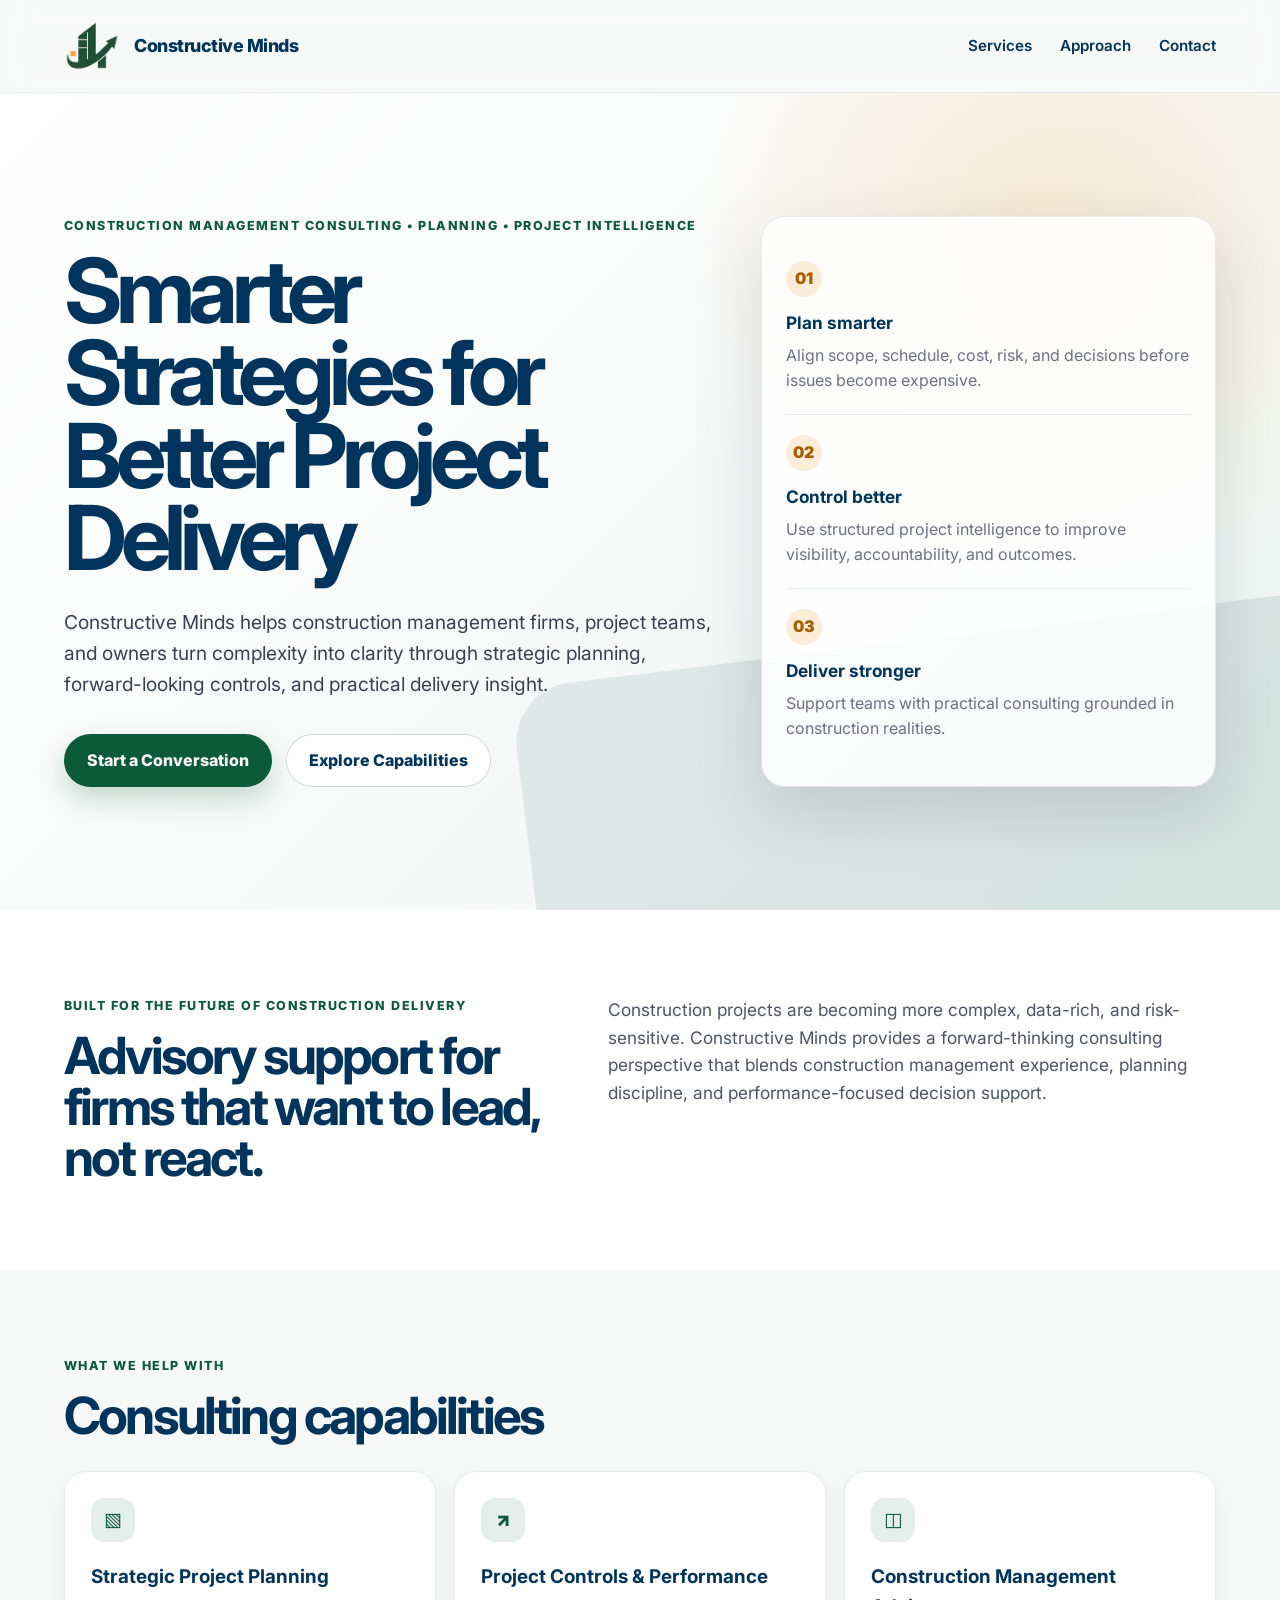
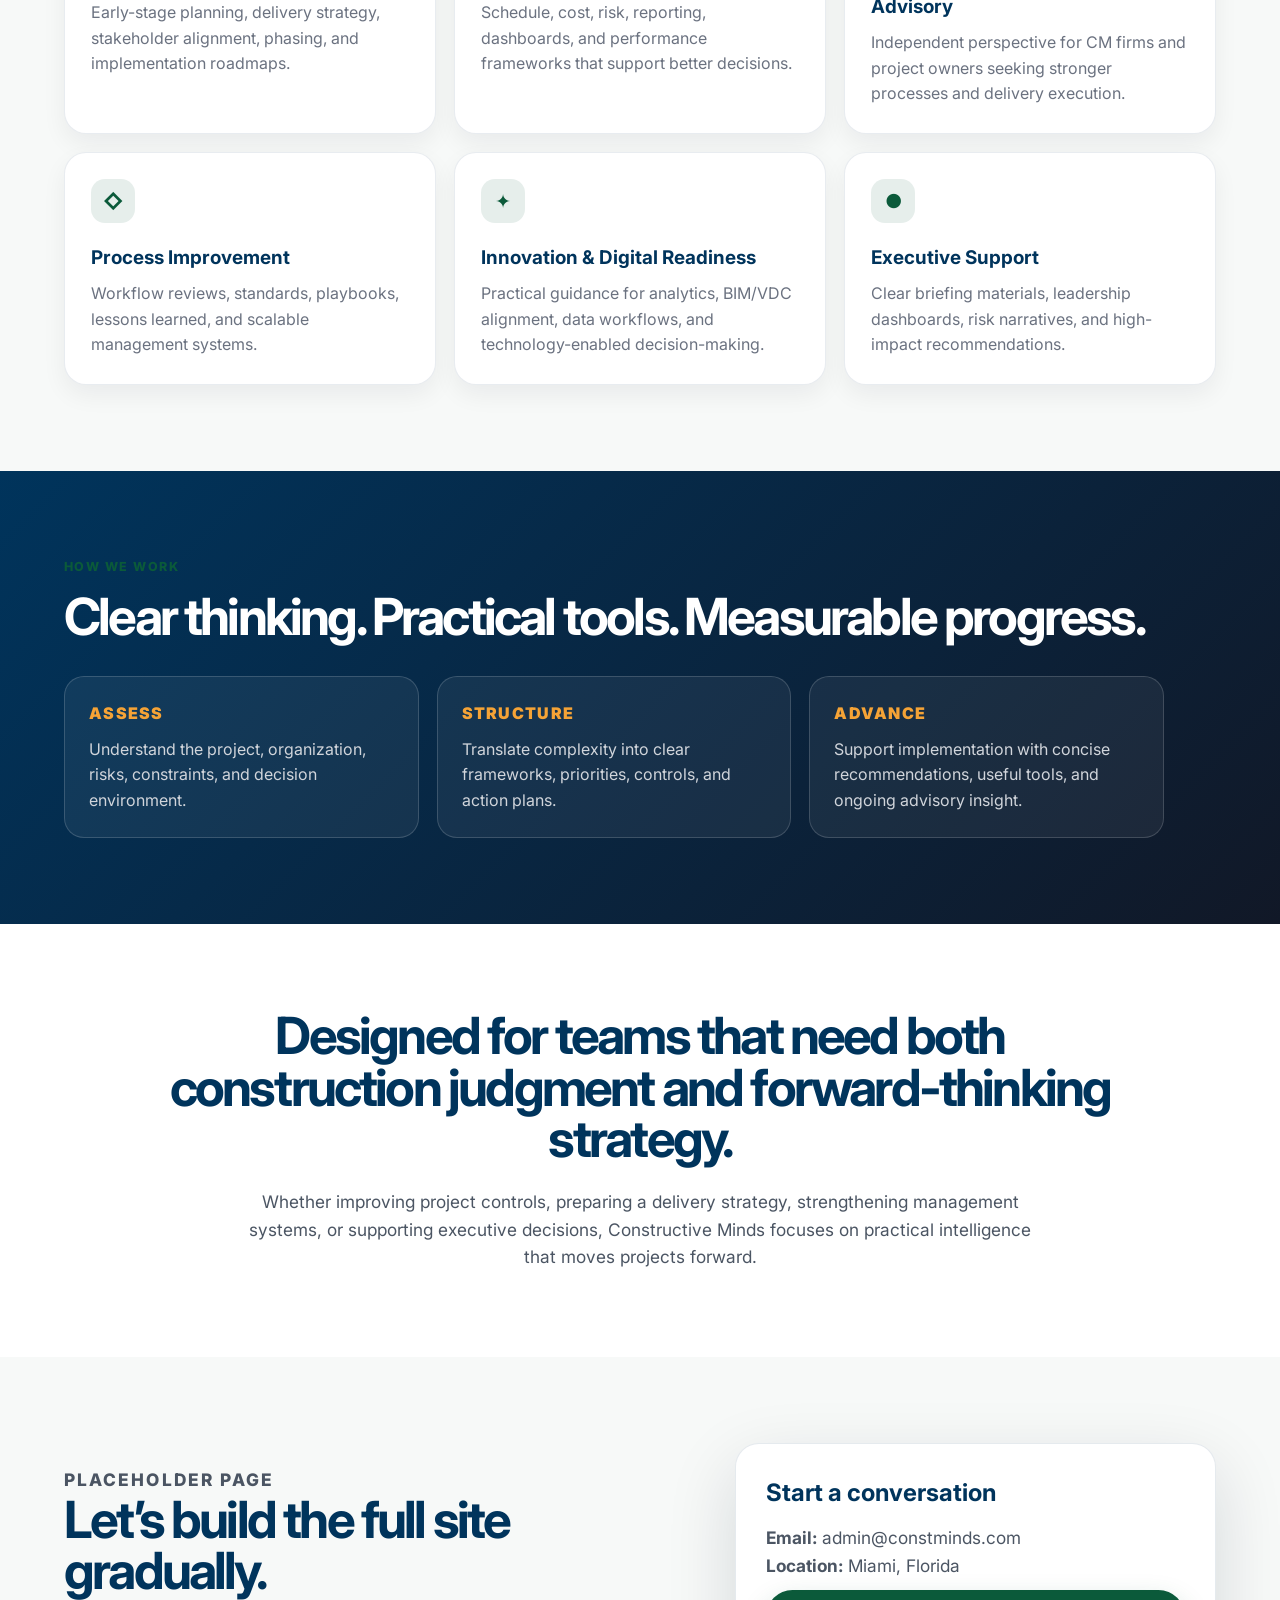
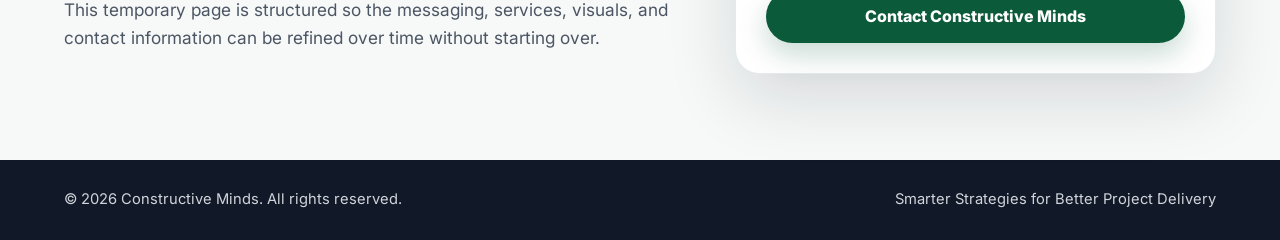
<file: index.html>
<!DOCTYPE html>
<html lang="en">
<head>
  <meta charset="UTF-8" />
  <meta name="viewport" content="width=device-width, initial-scale=1.0" />
  <title>Constructive Minds | Smarter Strategies for Better Project Delivery</title>
  <meta name="description" content="Constructive Minds provides forward-thinking construction consulting, planning, project controls, and delivery strategy for construction management firms and project owners." />
  <link rel="preconnect" href="https://fonts.googleapis.com">
  <link rel="preconnect" href="https://fonts.gstatic.com" crossorigin>
  <link href="https://fonts.googleapis.com/css2?family=Inter:wght@400;500;600;700;800&display=swap" rel="stylesheet">
  <link rel="stylesheet" href="styles.css" />
</head>
<body>
  <header class="site-header">
    <a class="brand" href="#top" aria-label="Constructive Minds home">
      <div class="brand-mark" aria-hidden="true">
        <img class="logo-svg" src="CoMi_Logo.png" alt="Constructive Minds logo" />
      </div>
      <span class="brand-text">Constructive Minds</span>
    </a>
    <nav class="nav-links" aria-label="Main navigation">
      <a href="#services">Services</a>
      <a href="#approach">Approach</a>
      <a href="#contact">Contact</a>
    </nav>
  </header>

  <main id="top">
    <section class="hero">
      <div class="hero-content">
        <p class="eyebrow">Construction Management Consulting • Planning • Project Intelligence</p>
        <h1>Smarter Strategies for Better Project Delivery</h1>
        <p class="hero-copy">Constructive Minds helps construction management firms, project teams, and owners turn complexity into clarity through strategic planning, forward-looking controls, and practical delivery insight.</p>
        <div class="hero-actions">
          <a class="btn primary" href="mailto:admin@constminds.com">Start a Conversation</a>
          <a class="btn secondary" href="#services">Explore Capabilities</a>
        </div>
      </div>
      <aside class="hero-card" aria-label="Core value statement">
        <div class="metric"><span>01</span><strong>Plan smarter</strong><p>Align scope, schedule, cost, risk, and decisions before issues become expensive.</p></div>
        <div class="metric"><span>02</span><strong>Control better</strong><p>Use structured project intelligence to improve visibility, accountability, and outcomes.</p></div>
        <div class="metric"><span>03</span><strong>Deliver stronger</strong><p>Support teams with practical consulting grounded in construction realities.</p></div>
      </aside>
    </section>

    <section class="section intro">
      <div>
        <p class="section-kicker">Built for the future of construction delivery</p>
        <h2>Advisory support for firms that want to lead, not react.</h2>
      </div>
      <p>Construction projects are becoming more complex, data-rich, and risk-sensitive. Constructive Minds provides a forward-thinking consulting perspective that blends construction management experience, planning discipline, and performance-focused decision support.</p>
    </section>

    <section id="services" class="section services">
      <div class="section-heading">
        <p class="section-kicker">What we help with</p>
        <h2>Consulting capabilities</h2>
      </div>
      <div class="grid cards">
        <article class="card"><span class="card-icon">▧</span><h3>Strategic Project Planning</h3><p>Early-stage planning, delivery strategy, stakeholder alignment, phasing, and implementation roadmaps.</p></article>
        <article class="card"><span class="card-icon">↗</span><h3>Project Controls & Performance</h3><p>Schedule, cost, risk, reporting, dashboards, and performance frameworks that support better decisions.</p></article>
        <article class="card"><span class="card-icon">◫</span><h3>Construction Management Advisory</h3><p>Independent perspective for CM firms and project owners seeking stronger processes and delivery execution.</p></article>
        <article class="card"><span class="card-icon">◇</span><h3>Process Improvement</h3><p>Workflow reviews, standards, playbooks, lessons learned, and scalable management systems.</p></article>
        <article class="card"><span class="card-icon">✦</span><h3>Innovation & Digital Readiness</h3><p>Practical guidance for analytics, BIM/VDC alignment, data workflows, and technology-enabled decision-making.</p></article>
        <article class="card"><span class="card-icon">●</span><h3>Executive Support</h3><p>Clear briefing materials, leadership dashboards, risk narratives, and high-impact recommendations.</p></article>
      </div>
    </section>

    <section id="approach" class="section approach">
      <div class="approach-panel">
        <p class="section-kicker">How we work</p>
        <h2>Clear thinking. Practical tools. Measurable progress.</h2>
        <div class="steps">
          <div><span>Assess</span><p>Understand the project, organization, risks, constraints, and decision environment.</p></div>
          <div><span>Structure</span><p>Translate complexity into clear frameworks, priorities, controls, and action plans.</p></div>
          <div><span>Advance</span><p>Support implementation with concise recommendations, useful tools, and ongoing advisory insight.</p></div>
        </div>
      </div>
    </section>

    <section class="section statement">
      <h2>Designed for teams that need both construction judgment and forward-thinking strategy.</h2>
      <p>Whether improving project controls, preparing a delivery strategy, strengthening management systems, or supporting executive decisions, Constructive Minds focuses on practical intelligence that moves projects forward.</p>
    </section>

    <section id="contact" class="section contact">
      <div>
        <p class="section-kicker">Placeholder page</p>
        <h2>Let’s build the full site gradually.</h2>
        <p>This temporary page is structured so the messaging, services, visuals, and contact information can be refined over time without starting over.</p>
      </div>
      <div class="contact-card">
        <h3>Start a conversation</h3>
        <p><strong>Email:</strong> admin@constminds.com</p>
        <p><strong>Location:</strong> Miami, Florida</p>
        <a class="btn primary full" href="mailto:admin@constminds.com">Contact Constructive Minds</a>
      </div>
    </section>
  </main>

  <footer class="footer">
    <span>© <span id="year"></span> Constructive Minds. All rights reserved.</span>
    <span>Smarter Strategies for Better Project Delivery</span>
  </footer>
  <script>document.getElementById('year').textContent = new Date().getFullYear();</script>
</body>
</html>
</file>
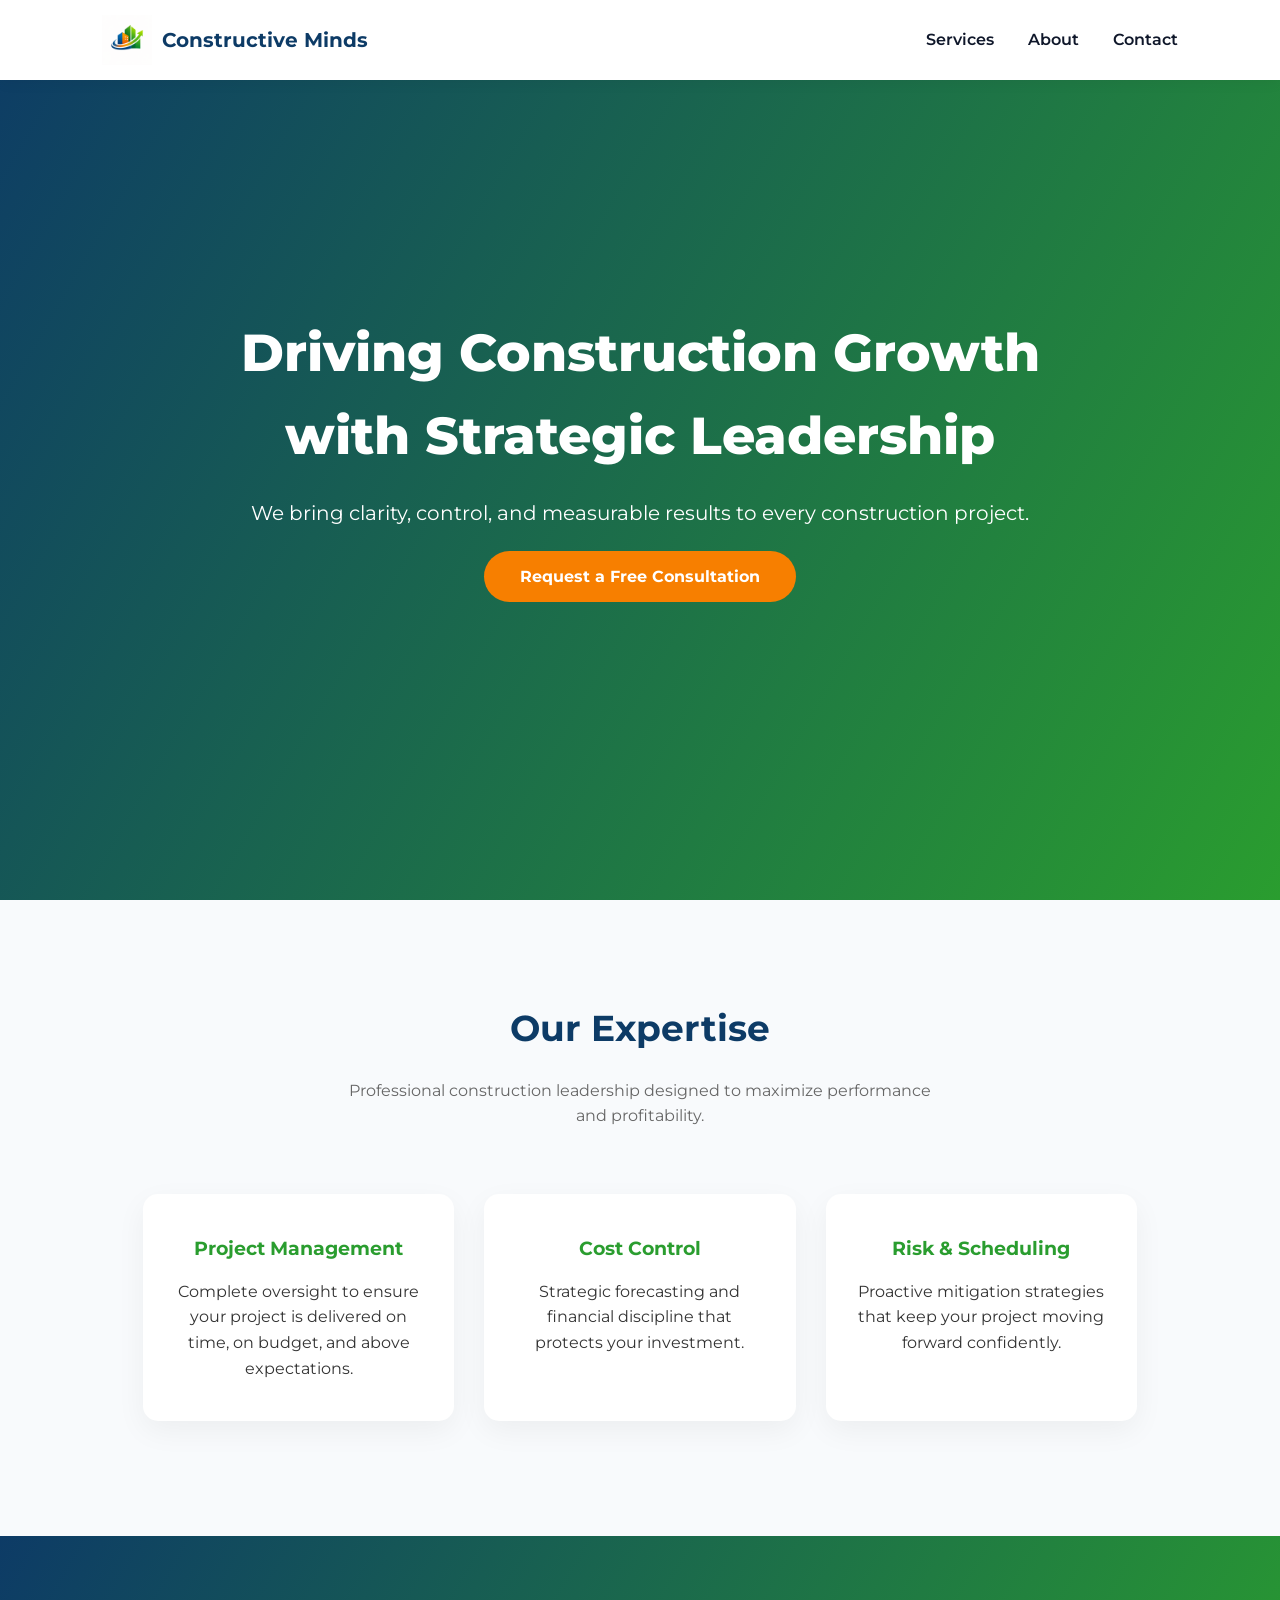
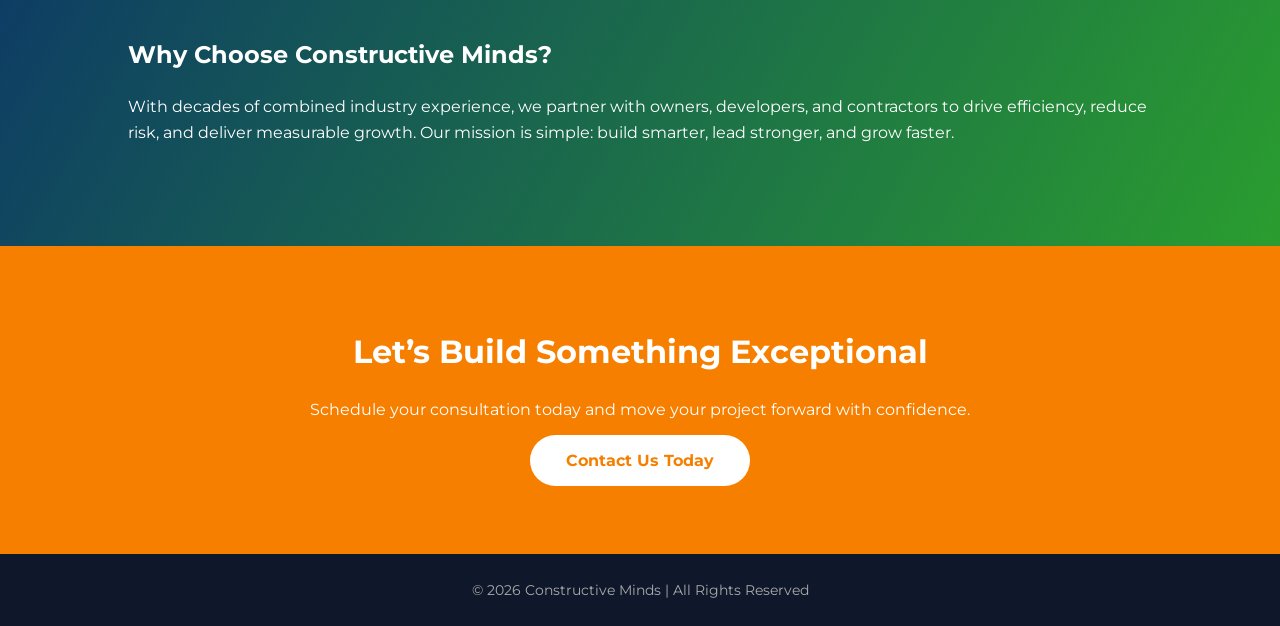
<file: index_old.html>
<!DOCTYPE html>
<html lang="en">
<head>
<meta charset="UTF-8">
<meta name="viewport" content="width=device-width, initial-scale=1.0">
<title>Constructive Minds</title>
<link href="https://fonts.googleapis.com/css2?family=Montserrat:wght@400;600;700;800&display=swap" rel="stylesheet">

<style>
:root {
    --blue: #0d3b66;
    --orange: #f77f00;
    --green: #2a9d2f;
    --dark: #0f172a;
    --light: #f8fafc;
}

* {
    margin: 0;
    padding: 0;
    box-sizing: border-box;
    font-family: 'Montserrat', sans-serif;
}

body {
    line-height: 1.6;
    background: var(--light);
    color: #333;
}

/* HEADER */
header {
    display: flex;
    justify-content: space-between;
    align-items: center;
    padding: 15px 8%;
    background: white;
    box-shadow: 0 2px 15px rgba(0,0,0,0.05);
    position: fixed;
    width: 100%;
    z-index: 1000;
}

.logo-container {
    display: flex;
    align-items: center;
}

.logo-container img {
    height: 50px;
    margin-right: 10px;
}

.logo-text {
    font-weight: 700;
    font-size: 20px;
    color: var(--blue);
}

nav a {
    margin-left: 30px;
    text-decoration: none;
    color: var(--dark);
    font-weight: 600;
    transition: 0.3s;
}

nav a:hover {
    color: var(--green);
}

/* HERO */
.hero {
    height: 100vh;
    background: linear-gradient(120deg, var(--blue), var(--green));
    display: flex;
    align-items: center;
    justify-content: center;
    text-align: center;
    color: white;
    padding: 0 20px;
}

.hero-content {
    max-width: 800px;
}

.hero h1 {
    font-size: 52px;
    font-weight: 800;
    margin-bottom: 20px;
}

.hero p {
    font-size: 20px;
    margin-bottom: 35px;
}

.btn-primary {
    background: var(--orange);
    color: white;
    padding: 16px 36px;
    text-decoration: none;
    border-radius: 50px;
    font-weight: 700;
    transition: 0.3s;
}

.btn-primary:hover {
    background: #d96c00;
    transform: translateY(-3px);
}

/* SECTIONS */
.section {
    padding: 100px 10%;
    text-align: center;
}

.section h2 {
    font-size: 36px;
    margin-bottom: 20px;
    color: var(--blue);
}

.section p.section-sub {
    max-width: 600px;
    margin: 0 auto 50px;
    color: #666;
}

/* SERVICES */
.services {
    display: flex;
    justify-content: space-between;
    flex-wrap: wrap;
}

.service-box {
    flex: 1;
    min-width: 280px;
    margin: 15px;
    padding: 40px 30px;
    background: white;
    border-radius: 15px;
    box-shadow: 0 10px 30px rgba(0,0,0,0.05);
    transition: 0.3s;
}

.service-box:hover {
    transform: translateY(-10px);
    box-shadow: 0 20px 50px rgba(0,0,0,0.1);
}

.service-box h3 {
    margin-bottom: 15px;
    color: var(--green);
}

/* ABOUT */
.about {
    background: linear-gradient(120deg, var(--blue), var(--green));
    color: white;
    padding: 100px 10%;
}

.about h2 {
    margin-bottom: 20px;
}

/* CTA */
.cta {
    background: var(--orange);
    color: white;
    padding: 80px 10%;
    text-align: center;
}

.cta h2 {
    font-size: 32px;
    margin-bottom: 20px;
}

.cta .btn-primary {
    background: white;
    color: var(--orange);
}

.cta .btn-primary:hover {
    background: #f1f1f1;
}

/* FOOTER */
footer {
    background: var(--dark);
    color: #aaa;
    text-align: center;
    padding: 25px;
    font-size: 14px;
}

/* RESPONSIVE */
@media(max-width: 900px) {
    .services {
        flex-direction: column;
    }
}
</style>
</head>

<body>

<header>
    <div class="logo-container">
        <img src="logo.png" alt="Constructive Minds Logo">
        <div class="logo-text">Constructive Minds</div>
    </div>
    <nav>
        <a href="#services">Services</a>
        <a href="#about">About</a>
        <a href="#contact">Contact</a>
    </nav>
</header>

<section class="hero">
    <div class="hero-content">
        <h1>Driving Construction Growth with Strategic Leadership</h1>
        <p>We bring clarity, control, and measurable results to every construction project.</p>
        <a href="#contact" class="btn-primary">Request a Free Consultation</a>
    </div>
</section>

<section id="services" class="section">
    <h2>Our Expertise</h2>
    <p class="section-sub">Professional construction leadership designed to maximize performance and profitability.</p>
    <div class="services">
        <div class="service-box">
            <h3>Project Management</h3>
            <p>Complete oversight to ensure your project is delivered on time, on budget, and above expectations.</p>
        </div>
        <div class="service-box">
            <h3>Cost Control</h3>
            <p>Strategic forecasting and financial discipline that protects your investment.</p>
        </div>
        <div class="service-box">
            <h3>Risk & Scheduling</h3>
            <p>Proactive mitigation strategies that keep your project moving forward confidently.</p>
        </div>
    </div>
</section>

<section id="about" class="about">
    <h2>Why Choose Constructive Minds?</h2>
    <p>
        With decades of combined industry experience, we partner with owners, developers,
        and contractors to drive efficiency, reduce risk, and deliver measurable growth.
        Our mission is simple: build smarter, lead stronger, and grow faster.
    </p>
</section>

<section class="cta" id="contact">
    <h2>Let’s Build Something Exceptional</h2>
    <p>Schedule your consultation today and move your project forward with confidence.</p>
    <br>
    <a href="mailto:admin@constminds.com" class="btn-primary">Contact Us Today</a>
</section>

<footer>
    © 2026 Constructive Minds | All Rights Reserved
</footer>

</body>
</html>
</file>
<file: styles.css>
:root{
  --cm-primary-navy:#00345C;
  --cm-primary-emerald:#0B5A3A;
  --cm-accent-orange:#F5A336;
  --cm-soft-off-white:#F7F9F8;
  --cm-neutral-gray:#6B7280;
  --cm-dark-charcoal:#111827;
  --white:#ffffff;

  --shadow-sm:0 10px 24px rgba(17,24,39,.06);
  --shadow-md:0 18px 44px rgba(17,24,39,.10);
  --shadow-lg:0 24px 70px rgba(17,24,39,.14);

  --radius:24px;
  --transition:.25s ease;
}

/* =========================
   Base
========================= */

*{
  box-sizing:border-box;
}

html{
  scroll-behavior:smooth;
}

body{
  margin:0;
  font-family:Inter,system-ui,-apple-system,Segoe UI,sans-serif;
  background:var(--cm-soft-off-white);
  color:var(--cm-dark-charcoal);
  line-height:1.6;
  -webkit-font-smoothing:antialiased;
  text-rendering:optimizeLegibility;
}

a{
  color:inherit;
  text-decoration:none;
}

img{
  max-width:100%;
  display:block;
}

/* =========================
   Header
========================= */

.site-header{
  position:sticky;
  top:0;
  z-index:20;

  display:flex;
  align-items:center;
  justify-content:space-between;

  padding:18px clamp(22px,5vw,72px);

  background:rgba(247,249,248,.88);
  backdrop-filter:blur(14px);

  border-bottom:1px solid rgba(0,52,92,.08);
}

.brand{
  display:flex;
  align-items:center;
  gap:14px;

  font-weight:800;
  color:var(--cm-primary-navy);
  letter-spacing:-.03em;
}

.brand-mark{
  width:56px;
  height:56px;
  min-width:56px;

  display:flex;
  align-items:center;
  justify-content:center;

  overflow:hidden;
  flex-shrink:0;
}

.brand-mark img{
  width:100%;
  height:100%;
  object-fit:contain;
  display:block;
}

.brand-text{
  font-size:1.12rem;
}

.nav-links{
  display:flex;
  gap:28px;

  font-weight:600;
  color:var(--cm-primary-navy);
  font-size:.95rem;
}

.nav-links a{
  position:relative;
  transition:color var(--transition);
}

.nav-links a::after{
  content:"";
  position:absolute;
  left:0;
  bottom:-6px;

  width:0%;
  height:2px;

  background:var(--cm-primary-emerald);
  transition:width var(--transition);
}

.nav-links a:hover{
  color:var(--cm-primary-emerald);
}

.nav-links a:hover::after{
  width:100%;
}

/* =========================
   Hero
========================= */

.hero{
  position:relative;
  overflow:hidden;

  display:grid;
  grid-template-columns:1.18fr .82fr;
  gap:42px;
  align-items:center;

  min-height:calc(100vh - 83px);

  padding:80px clamp(22px,5vw,72px);

  background:
    radial-gradient(circle at 82% 18%, rgba(245,163,54,.18), transparent 28%),
    linear-gradient(135deg,#ffffff 0%,#f7f9f8 52%,#eef6f2 100%);
}

.hero::before{
  content:"";
  position:absolute;

  inset:auto -10% -30% 42%;

  height:520px;

  background:
    linear-gradient(
      135deg,
      rgba(0,52,92,.09),
      rgba(11,90,58,.12)
    );

  transform:rotate(-7deg);
  border-radius:60px;
}

.hero-content,
.hero-card{
  position:relative;
  z-index:1;
}

.eyebrow,
.section-kicker{
  margin:0 0 14px;

  color:var(--cm-primary-emerald);

  text-transform:uppercase;
  letter-spacing:.12em;

  font-weight:800;
  font-size:.78rem;
}

.hero h1{
  margin:0;

  max-width:890px;

  color:var(--cm-primary-navy);

  font-size:clamp(3rem,7vw,6.6rem);
  line-height:.92;
  letter-spacing:-.07em;
}

.hero-copy{
  max-width:730px;
  margin:28px 0 0;

  color:#374151;
  font-size:clamp(1.05rem,1.5vw,1.28rem);
}

.hero-actions{
  display:flex;
  flex-wrap:wrap;
  gap:14px;

  margin-top:34px;
}

/* =========================
   Buttons
========================= */

.btn{
  display:inline-flex;
  align-items:center;
  justify-content:center;

  min-height:48px;
  padding:13px 22px;

  border-radius:999px;
  border:1px solid transparent;

  font-weight:800;

  transition:
    transform var(--transition),
    background var(--transition),
    border-color var(--transition),
    box-shadow var(--transition);
}

.btn:hover{
  transform:translateY(-2px);
}

.btn.primary{
  background:var(--cm-primary-emerald);
  color:white;

  box-shadow:
    0 12px 28px rgba(11,90,58,.22);
}

.btn.primary:hover{
  background:#084a31;
}

.btn.secondary{
  background:white;
  color:var(--cm-primary-navy);

  border-color:rgba(0,52,92,.18);
}

.btn.secondary:hover{
  border-color:rgba(0,52,92,.32);
  box-shadow:var(--shadow-sm);
}

.btn.full{
  width:100%;
  margin-top:10px;
}

/* =========================
   Hero Card
========================= */

.hero-card{
  background:rgba(255,255,255,.84);

  border:1px solid rgba(0,52,92,.1);
  border-radius:var(--radius);

  padding:24px;

  box-shadow:var(--shadow-lg);
}

.metric{
  padding:20px 0;
  border-bottom:1px solid rgba(0,52,92,.1);
}

.metric:last-child{
  border-bottom:0;
}

.metric span{
  display:inline-grid;
  place-items:center;

  width:36px;
  height:36px;

  border-radius:50%;

  background:rgba(245,163,54,.18);
  color:#a85d00;

  font-weight:900;
}

.metric strong{
  display:block;
  margin-top:12px;

  color:var(--cm-primary-navy);
  font-size:1.08rem;
}

.metric p{
  margin:6px 0 0;
  color:var(--cm-neutral-gray);
}

/* =========================
   Sections
========================= */

.section{
  padding:86px clamp(22px,5vw,72px);
}

.section h2{
  margin:0;

  color:var(--cm-primary-navy);

  font-size:clamp(2rem,4vw,3.8rem);
  line-height:1;
  letter-spacing:-.055em;
}

/* =========================
   Intro
========================= */

.intro{
  display:grid;
  grid-template-columns:.9fr 1.1fr;
  gap:46px;

  background:white;
}

.intro p:last-child,
.statement p,
.contact p{
  margin:0;

  font-size:1.08rem;
  color:#4b5563;
}

/* =========================
   Services
========================= */

.services{
  background:var(--cm-soft-off-white);
}

.section-heading{
  max-width:780px;
  margin-bottom:30px;
}

.grid{
  display:grid;
  grid-template-columns:repeat(3,1fr);
  gap:18px;
}

.card{
  background:white;

  border:1px solid rgba(0,52,92,.09);
  border-radius:22px;

  padding:26px;

  box-shadow:var(--shadow-sm);

  transition:
    transform var(--transition),
    box-shadow var(--transition),
    border-color var(--transition);
}

.card:hover{
  transform:translateY(-4px);

  box-shadow:var(--shadow-md);

  border-color:rgba(0,52,92,.16);
}

.card-icon{
  display:grid;
  place-items:center;

  width:44px;
  height:44px;

  border-radius:14px;

  background:rgba(11,90,58,.1);
  color:var(--cm-primary-emerald);

  font-weight:900;
  font-size:1.2rem;
}

.card h3{
  margin:20px 0 8px;

  color:var(--cm-primary-navy);
  font-size:1.18rem;
}

.card p{
  margin:0;
  color:var(--cm-neutral-gray);
}

/* =========================
   Approach
========================= */

.approach{
  background:
    linear-gradient(
      135deg,
      var(--cm-primary-navy),
      var(--cm-dark-charcoal)
    );

  color:white;
}

.approach-panel{
  max-width:1100px;
}

.approach h2{
  color:white;
}

.steps{
  display:grid;
  grid-template-columns:repeat(3,1fr);
  gap:18px;

  margin-top:34px;
}

.steps div{
  padding:24px;

  border-radius:20px;
  border:1px solid rgba(255,255,255,.16);

  background:rgba(255,255,255,.06);

  transition:
    transform var(--transition),
    background var(--transition);
}

.steps div:hover{
  transform:translateY(-3px);
  background:rgba(255,255,255,.08);
}

.steps span{
  color:var(--cm-accent-orange);

  font-weight:900;

  text-transform:uppercase;
  letter-spacing:.08em;
}

.steps p{
  margin:10px 0 0;
  color:#d1d5db;
}

/* =========================
   Statement
========================= */

.statement{
  text-align:center;
  background:white;
}

.statement h2{
  max-width:1000px;
  margin:0 auto;
}

.statement p{
  max-width:790px;
  margin:24px auto 0;
}

/* =========================
   Contact
========================= */

.contact{
  display:grid;
  grid-template-columns:1fr .75fr;
  gap:30px;
  align-items:center;
}

.contact-card{
  background:white;

  border:1px solid rgba(0,52,92,.1);
  border-radius:var(--radius);

  padding:30px;

  box-shadow:var(--shadow-lg);
}

.contact-card h3{
  margin:0 0 12px;

  color:var(--cm-primary-navy);
  font-size:1.5rem;
}

/* =========================
   Footer
========================= */

.footer{
  display:flex;
  justify-content:space-between;
  flex-wrap:wrap;
  gap:20px;

  padding:28px clamp(22px,5vw,72px);

  background:var(--cm-dark-charcoal);
  color:#d1d5db;

  font-size:.92rem;
}

/* =========================
   Responsive
========================= */

@media (max-width:900px){

  .nav-links{
    display:none;
  }

  .hero,
  .intro,
  .contact{
    grid-template-columns:1fr;
  }

  .grid,
  .steps{
    grid-template-columns:1fr;
  }

  .hero{
    min-height:auto;
    padding-top:58px;
  }

  .hero h1{
    font-size:clamp(2.7rem,14vw,4.9rem);
  }

  .section{
    padding:64px 22px;
  }

  .site-header{
    padding:14px 22px;
  }

  .brand-text{
    font-size:1rem;
  }

  .hero-card{
    margin-top:10px;
  }

  .brand-mark{
    width:50px;
    height:50px;
  }
}
</file>
